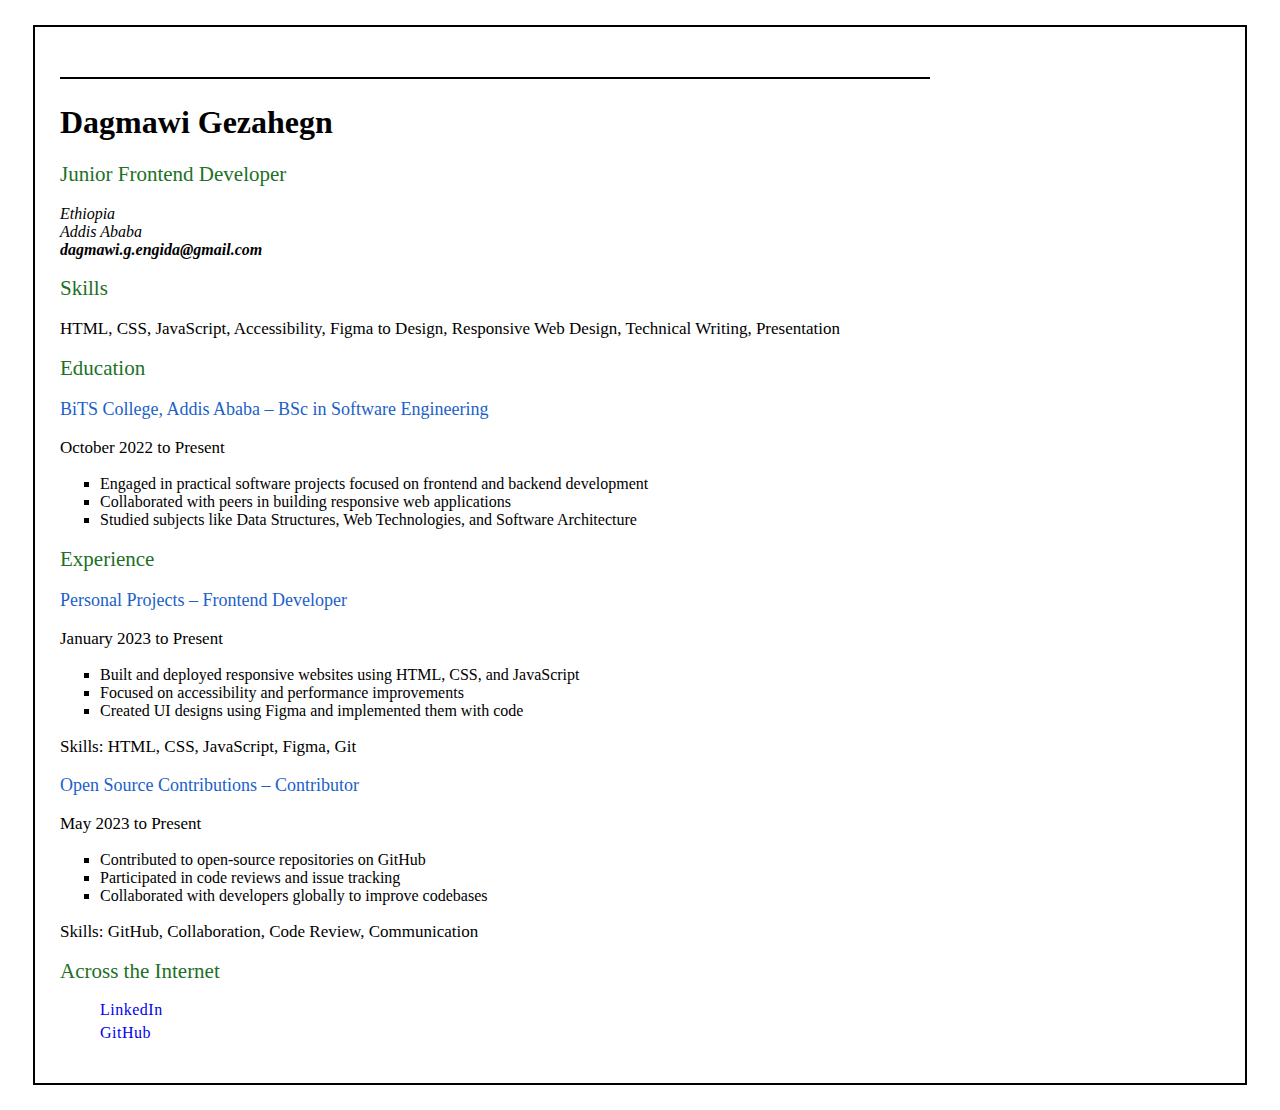
<file: Fronted Projects/01-single-page-cv/index.html>
<!DOCTYPE html>
<html lang="en">

<head>
  <meta charset="UTF-8">
  <meta name="viewport" content="width=device-width, initial-scale=1">
  <meta name="description" content="Resume of Dagmawi Gezahegn, Junior Frontend Developer from Addis Ababa, Ethiopia.">
  <meta name="keywords" content="Dagmawi Gezahegn, Frontend Developer, Resume, HTML, CSS, JavaScript, Ethiopia, Junior Developer">
  <meta name="author" content="Dagmawi Gezahegn">
  
  <!-- HTML Meta Tags -->
  <title>Dagmawi Gezahegn - Junior Frontend Developer</title>
  
  <!-- Open Graph / Facebook Meta Tags -->
  <meta property="og:type" content="website">
  <meta property="og:title" content="Dagmawi Gezahegn - Junior Frontend Developer">
  <meta property="og:description" content="Resume of Dagmawi Gezahegn, Junior Frontend Developer from Addis Ababa, Ethiopia.">
  <meta property="og:image" content="assets/images/og-image.jpg">
  
  <!-- Twitter Meta Tags -->
  <meta name="twitter:card" content="summary_large_image">
  <meta name="twitter:title" content="Dagmawi Gezahegn - Junior Frontend Developer">
  <meta name="twitter:description" content="Resume of Dagmawi Gezahegn, Junior Frontend Developer from Addis Ababa, Ethiopia.">
  <meta name="twitter:image" content="assets/images/og-image.jpg">
  
  <!-- Favicon and Manifest -->
  <link rel="icon" type="image/png" href="assets/favicon/favicon-96x96.png" sizes="96x96">
  <link rel="icon" type="image/svg+xml" href="assets/favicon/favicon.svg">
  <link rel="shortcut icon" href="assets/favicon/favicon.ico">
  <link rel="apple-touch-icon" sizes="180x180" href="assets/favicon/apple-touch-icon.png">
  <link rel="manifest" href="assets/favicon/site.webmanifest">
  
  <!-- Stylesheet -->
  <link rel="stylesheet" href="styles.css">
</head>

<body>
  <main>
    <hr>
    <header>
      <h1>Dagmawi Gezahegn</h1>
      <h2>Junior Frontend Developer</h2>
      <address>
        Ethiopia <br>
        Addis Ababa <br>
        <strong>dagmawi.g.engida@gmail.com</strong>
      </address>
    </header>

    <section>
      <h2 id="skills-heading">Skills</h2>
      <p>HTML, CSS, JavaScript, Accessibility, Figma to Design, Responsive Web Design, Technical Writing, Presentation
      </p>
    </section>

    <section>
      <h2 id="education-heading">Education</h2>
      <article>
        <h3>BiTS College, Addis Ababa – BSc in Software Engineering</h3>
        <p>October 2022 to Present</p>
        <ul>
          <li>Engaged in practical software projects focused on frontend and backend development</li>
          <li>Collaborated with peers in building responsive web applications</li>
          <li>Studied subjects like Data Structures, Web Technologies, and Software Architecture</li>
        </ul>
      </article>
    </section>

    <section>
      <h2 id="experience-heading">Experience</h2>
      <article>
        <h3>Personal Projects – Frontend Developer</h3>
        <p>January 2023 to Present</p>
        <ul>
          <li>Built and deployed responsive websites using HTML, CSS, and JavaScript</li>
          <li>Focused on accessibility and performance improvements</li>
          <li>Created UI designs using Figma and implemented them with code</li>
        </ul>
        <p>Skills: HTML, CSS, JavaScript, Figma, Git</p>
      </article>
      <article>
        <h3>Open Source Contributions – Contributor</h3>
        <p>May 2023 to Present</p>
        <ul>
          <li>Contributed to open-source repositories on GitHub</li>
          <li>Participated in code reviews and issue tracking</li>
          <li>Collaborated with developers globally to improve codebases</li>
        </ul>
        <p>Skills: GitHub, Collaboration, Code Review, Communication</p>
      </article>
    </section>

    <aside>
      <h2>Across the Internet</h2>
      <ul>
        <li><a href="https://linkedin.com/in/dagmawi-g-engida">LinkedIn</a></li>
        <li><a href="https://github.com/dagmawigezahegn">GitHub</a></li>
      </ul>
    </aside>
  </main>
</body>

</html>
</file>
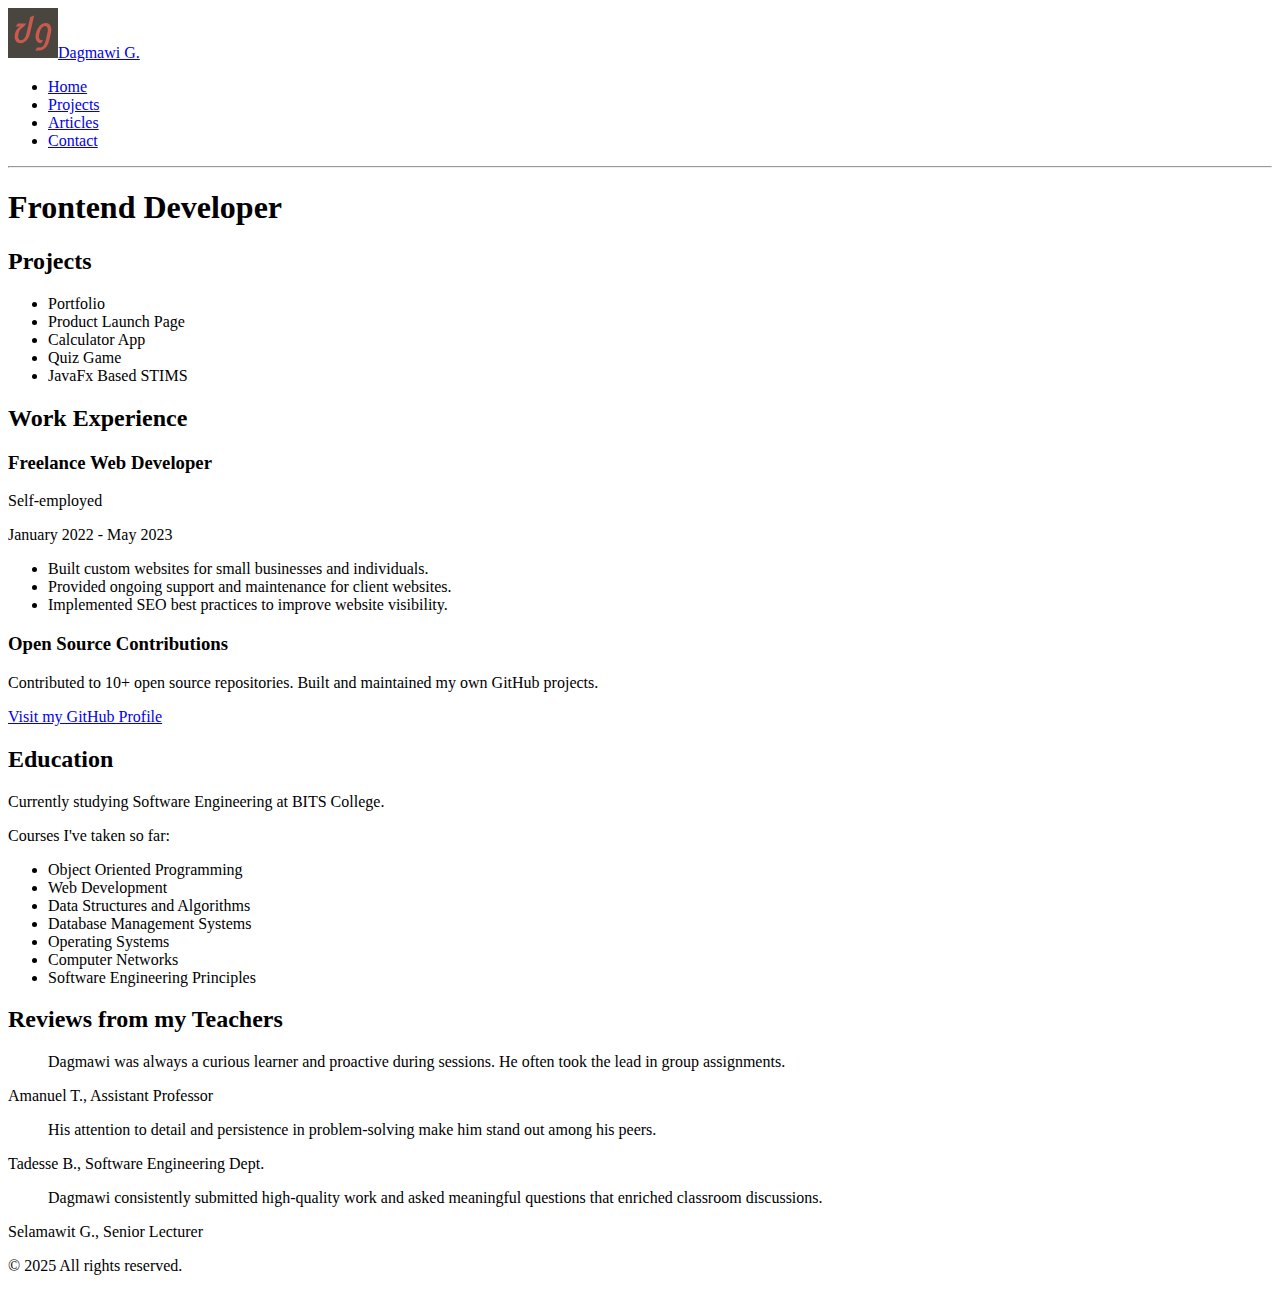
<file: Frontend Projects/02-basic-html-website/index.html>
<!DOCTYPE html>
<html lang="en">

<head>
  <!-- HTML Meta Tags -->
  <meta charset="UTF-8">
  <meta name="viewport" content="width=device-width, initial-scale=1">
  <meta name="description"
    content="Portfolio website of Dagmawi Gezahegn, showcasing projects, articles and contact information for a Frontend Developer.">
  <meta name="keywords"
    content="Dagmawi Gezahegn, Frontend Developer, Portfolio, HTML, CSS, JavaScript, Web Development">
  <meta name="author" content="Dagmawi Gezahegn">

  <title>Frontend Developer Portfolio</title>

  <!-- Open Graph / Facebook Meta Tags -->
  <meta property="og:type" content="website">
  <meta property="og:title" content="Dagmawi Gezahegn | Frontend Developer Portfolio">
  <meta property="og:description"
    content="Portfolio website showcasing projects, articles and contact information for Frontend Developer Dagmawi Gezahegn.">
  <meta property="og:image" content="assets/images/og-image.jpg">

  <!-- Twitter Meta Tags -->
  <meta name="twitter:card" content="summary_large_image">
  <meta name="twitter:title" content="Dagmawi Gezahegn | Frontend Developer Portfolio">
  <meta name="twitter:description"
    content="Portfolio website showcasing projects, articles and contact information for Frontend Developer Dagmawi Gezahegn.">
  <meta name="twitter:image" content="assets/images/og-image.jpg">

  <!-- Favicon and Manifest -->
  <link rel="icon" type="image/png" href="assets/favicon/favicon-96x96.png" sizes="96x96">
  <link rel="icon" type="image/svg+xml" href="assets/favicon/favicon.svg">
  <link rel="shortcut icon" href="assets/favicon/favicon.ico">
  <link rel="apple-touch-icon" sizes="180x180" href="assets/favicon/apple-touch-icon.png">
  <link rel="manifest" href="assets/favicon/site.webmanifest">
</head>

<body>
  <header class="site-header">
    <div class="header-content">
      <a href="index.html" class="logo-link">
        <img src="assets/images/logo.svg" alt="Logo" width="50" height="50">Dagmawi G.
      </a>
      <nav class="main-nav" aria-label="Main navigation">
        <ul class="nav-list">
          <li><a href="index.html" aria-current="page">Home</a></li>
          <li><a href="projects.html">Projects</a></li>
          <li><a href="articles.html">Articles</a></li>
          <li><a href="contact.html">Contact</a></li>
        </ul>
      </nav>
    </div>
  </header>
  <hr class="section-divider">

  <main id="main-content" class="main-content">

    <header class="hero-section">
      <h1 class="hero-title">Frontend Developer</h1>
    </header>

    <section aria-labelledby="projects-heading">
      <h2 id="projects-heading">Projects</h2>
      <ul class="projects-list">
        <li>Portfolio</li>
        <li>Product Launch Page</li>
        <li>Calculator App</li>
        <li>Quiz Game</li>
        <li>JavaFx Based STIMS</li>
      </ul>
    </section>

    <section aria-labelledby="experience-heading">

      <h2 id="experience-heading">Work Experience</h2>

      <article class="job">
        <header>
          <h3>Freelance Web Developer</h3>
          <p class="company">Self-employed</p>
          <p class="duration">January 2022 - May 2023</p>
        </header>
        <ul class="job-description">
          <li>Built custom websites for small businesses and individuals.</li>
          <li>Provided ongoing support and maintenance for client websites.</li>
          <li>Implemented SEO best practices to improve website visibility.</li>
        </ul>
      </article>

      <article class="job">
        <header>
          <h3>Open Source Contributions</h3>
        </header>
        <p>Contributed to 10+ open source repositories. Built and maintained my own GitHub projects.</p>
        <a href="https://github.com/dagmawigezahegn">Visit my GitHub Profile</a>
      </article>
    </section>

    <section aria-labelledby="education-heading">
      <h2 id="education-heading">Education</h2>
      <article class="education">
        <p>Currently studying Software Engineering at BITS College.</p>
        <p>Courses I've taken so far:</p>
        <ul class="courses-list">
          <li>Object Oriented Programming</li>
          <li>Web Development</li>
          <li>Data Structures and Algorithms</li>
          <li>Database Management Systems</li>
          <li>Operating Systems</li>
          <li>Computer Networks</li>
          <li>Software Engineering Principles</li>
        </ul>
      </article>
    </section>

    <aside aria-labelledby="reviews-heading">
      <h2 id="reviews-heading">Reviews from my Teachers</h2>

      <article class="review">
        <blockquote>
          <p>Dagmawi was always a curious learner and proactive during sessions. He often took the lead in group
            assignments.</p>
        </blockquote>
        <footer>
          <p>Amanuel T., Assistant Professor</p>
        </footer>
      </article>

      <article class="review">
        <blockquote>
          <p>His attention to detail and persistence in problem-solving make him stand out among his peers.</p>
        </blockquote>
        <footer>
          <p>Tadesse B., Software Engineering Dept.</p>
        </footer>
      </article>

      <article class="review">
        <blockquote>
          <p>Dagmawi consistently submitted high-quality work and asked meaningful questions that enriched classroom
            discussions.</p>
        </blockquote>
        <footer>
          <p>Selamawit G., Senior Lecturer</p>
        </footer>
      </article>
    </aside>
  </main>

  <footer class="site-footer">
    <p>&copy; <time datetime="2025">2025</time> All rights reserved.</p>
  </footer>
</body>

</html>
</file>
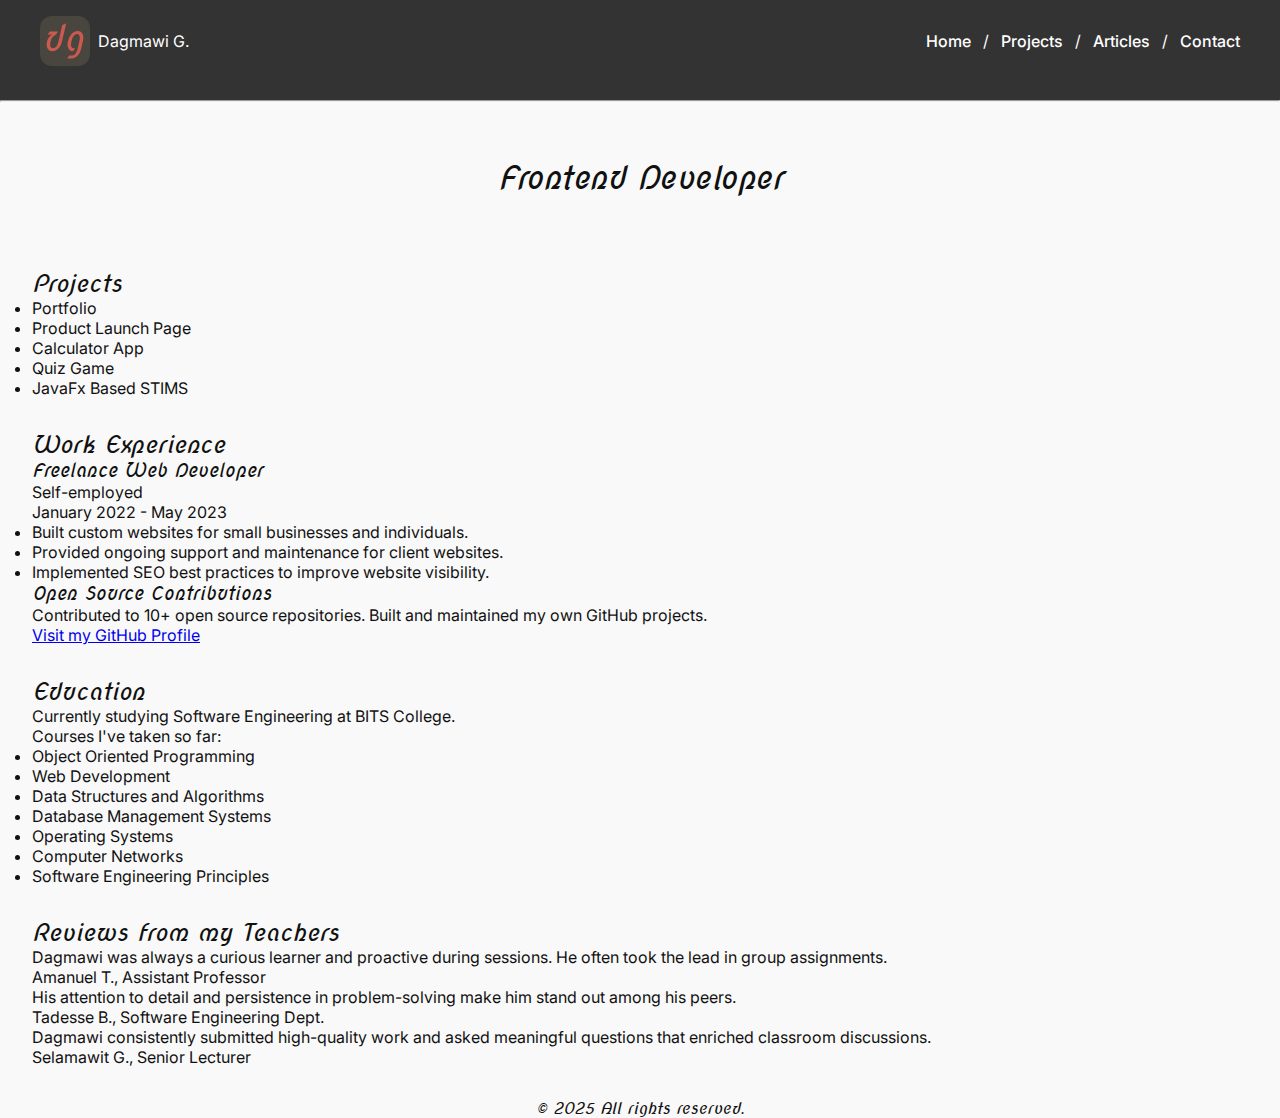
<file: Frontend Projects/03-personal-portfolio/index.html>
<!DOCTYPE html>
<html lang="en">

<head>
  <!-- HTML Meta Tags -->
  <meta charset="UTF-8">
  <meta name="viewport" content="width=device-width, initial-scale=1">
  <meta name="description" content="Portfolio website of Dagmawi Gezahegn, showcasing projects, articles and contact information for a Frontend Developer.">
  <meta name="keywords" content="Dagmawi Gezahegn, Frontend Developer, Portfolio, HTML, CSS, JavaScript, Web Development">
  <meta name="author" content="Dagmawi Gezahegn">
  
  <title>Frontend Developer Portfolio</title>
  
  <!-- Headings Font-->
  <link rel="preconnect" href="https://fonts.googleapis.com">
  <link rel="preconnect" href="https://fonts.gstatic.com" crossorigin>
  <link href="https://fonts.googleapis.com/css2?family=Nova+Script&display=swap" rel="stylesheet">
  
  <!-- Body Font-->
  <link rel="preconnect" href="https://fonts.googleapis.com">
  <link rel="preconnect" href="https://fonts.gstatic.com" crossorigin>
  <link href="https://fonts.googleapis.com/css2?family=Inter:ital,opsz,wght@0,14..32,100..900;1,14..32,100..900&display=swap" rel="stylesheet">
  
  <!-- Open Graph / Facebook Meta Tags -->
  <meta property="og:type" content="website">
  <meta property="og:title" content="Dagmawi Gezahegn | Frontend Developer Portfolio">
  <meta property="og:description" content="Portfolio website showcasing projects, articles and contact information for Frontend Developer Dagmawi Gezahegn.">
  <meta property="og:image" content="assets/images/og-image.jpg">
  
  <!-- Twitter Meta Tags -->
  <meta name="twitter:card" content="summary_large_image">
  <meta name="twitter:title" content="Dagmawi Gezahegn | Frontend Developer Portfolio">
  <meta name="twitter:description" content="Portfolio website showcasing projects, articles and contact information for Frontend Developer Dagmawi Gezahegn.">
  <meta name="twitter:image" content="assets/images/og-image.jpg">
  
  <!-- Favicon and Manifest -->
  <link rel="icon" type="image/png" href="assets/favicon/favicon-96x96.png" sizes="96x96">
  <link rel="icon" type="image/svg+xml" href="assets/favicon/favicon.svg">
  <link rel="shortcut icon" href="assets/favicon/favicon.ico">
  <link rel="apple-touch-icon" sizes="180x180" href="assets/favicon/apple-touch-icon.png">
  <link rel="manifest" href="assets/favicon/site.webmanifest">
  <link rel="stylesheet" href="styles.css">
</head>

<body>
  <header class="site-header">
    <div class="header-content">
      <a href="index.html" class="logo-link">
        <img src="assets/images/logo.svg" alt="Logo" width="50" height="50">Dagmawi G.
      </a>
      <nav class="main-nav" aria-label="Main navigation">
        <ul class="nav-list">
          <li><a href="index.html" aria-current="page">Home</a></li>
          <li><a href="projects.html">Projects</a></li>
          <li><a href="articles.html">Articles</a></li>
          <li><a href="contact.html">Contact</a></li>
        </ul>
      </nav>
    </div>
  </header>
  
  <hr class="section-divider">
  
  <main id="main-content" class="main-content">
    
    <header class="hero-section">
      <h1 class="hero-title">Frontend Developer</h1>
    </header>
    
    <section aria-labelledby="projects-heading">
      <h2 id="projects-heading">Projects</h2>
      <ul class="projects-list">
        <li>Portfolio</li>
        <li>Product Launch Page</li>
        <li>Calculator App</li>
        <li>Quiz Game</li>
        <li>JavaFx Based STIMS</li>
      </ul>
    </section>
    
    <section aria-labelledby="experience-heading">
      
      <h2 id="experience-heading">Work Experience</h2>
      
      <article class="job">
        <header>
          <h3>Freelance Web Developer</h3>
          <p class="company">Self-employed</p>
          <p class="duration">January 2022 - May 2023</p>
        </header>
        <ul class="job-description">
          <li>Built custom websites for small businesses and individuals.</li>
          <li>Provided ongoing support and maintenance for client websites.</li>
          <li>Implemented SEO best practices to improve website visibility.</li>
        </ul>
      </article>
      
      <article class="job">
        <header>
          <h3>Open Source Contributions</h3>
        </header>
        <p>Contributed to 10+ open source repositories. Built and maintained my own GitHub projects.</p>
        <a href="https://github.com/dagmawigezahegn">Visit my GitHub Profile</a>
      </article>
    </section>
    
    <section aria-labelledby="education-heading">
      <h2 id="education-heading">Education</h2>
      <article class="education">
        <p>Currently studying Software Engineering at BITS College.</p>
        <p>Courses I've taken so far:</p>
        <ul class="courses-list">
          <li>Object Oriented Programming</li>
          <li>Web Development</li>
          <li>Data Structures and Algorithms</li>
          <li>Database Management Systems</li>
          <li>Operating Systems</li>
          <li>Computer Networks</li>
          <li>Software Engineering Principles</li>
        </ul>
      </article>
    </section>
    
    <aside aria-labelledby="reviews-heading">
      <h2 id="reviews-heading">Reviews from my Teachers</h2>
      
      <article class="review">
        <blockquote>
          <p>Dagmawi was always a curious learner and proactive during sessions. He often took the lead in group
            assignments.</p>
        </blockquote>
        <footer>
          <p>Amanuel T., Assistant Professor</p>
        </footer>
      </article>
      
      <article class="review">
        <blockquote>
          <p>His attention to detail and persistence in problem-solving make him stand out among his peers.</p>
        </blockquote>
        <footer>
          <p>Tadesse B., Software Engineering Dept.</p>
        </footer>
      </article>
      
      <article class="review">
        <blockquote>
          <p>Dagmawi consistently submitted high-quality work and asked meaningful questions that enriched classroom
            discussions.</p>
        </blockquote>
        <footer>
          <p>Selamawit G., Senior Lecturer</p>
        </footer>
      </article>
    </aside>
  </main>
  
  <footer class="site-footer">
    <p>&copy; <time datetime="2025">2025</time> All rights reserved.</p>
  </footer>
</body>

</html>
</file>
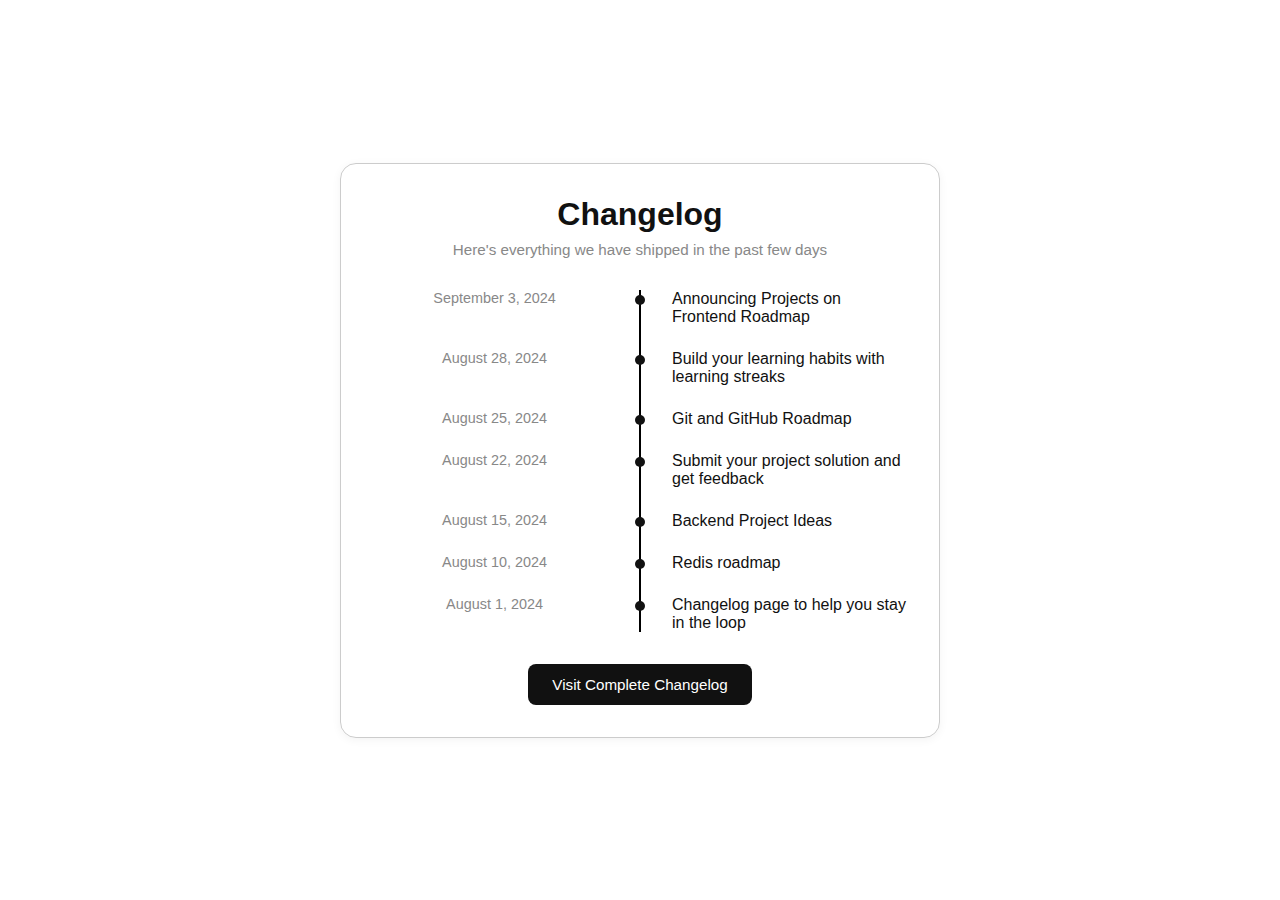
<file: Frontend Projects/04-changelog-component/index.html>
<!DOCTYPE html>

<html lang="en">

<head>
  <meta charset="UTF-8">
  <meta name="viewport" content="width=device-width, initial-scale=1.0">
  <title>Changelog</title>
  <link rel="stylesheet" href="styles.css">
</head>

<body>
  <section class="changelog-container">
    <header class="changelog-header">
      <h1>Changelog</h1>
      <p>Here's everything we have shipped in the past few days</p>
    </header>
    <div class="timeline">
      <ul class="timeline-list">
        <li class="timeline-item">
          <span class="date">September 3, 2024</span>
          <span class="dot"></span>
          <span class="content">Announcing Projects on Frontend Roadmap</span>
        </li>
        <li class="timeline-item">
          <span class="date">August 28, 2024</span>
          <span class="dot"></span>
          <span class="content">Build your learning habits with learning streaks</span>
        </li>
        <li class="timeline-item">
          <span class="date">August 25, 2024</span>
          <span class="dot"></span>
          <span class="content">Git and GitHub Roadmap</span>
        </li>
        <li class="timeline-item">
          <span class="date">August 22, 2024</span>
          <span class="dot"></span>
          <span class="content">Submit your project solution and get feedback</span>
        </li>
        <li class="timeline-item">
          <span class="date">August 15, 2024</span>
          <span class="dot"></span>
          <span class="content">Backend Project Ideas</span>
        </li>
        <li class="timeline-item">
          <span class="date">August 10, 2024</span>
          <span class="dot"></span>
          <span class="content">Redis roadmap</span>
        </li>
        <li class="timeline-item">
          <span class="date">August 1, 2024</span>
          <span class="dot"></span>
          <span class="content">Changelog page to help you stay in the loop</span>
        </li>
      </ul>
    </div>
    
    <div class="changelog-footer">
      <button class="changelog-button">Visit Complete Changelog</button>
    </div>
    
  </section>
</body>

</html>
</file>
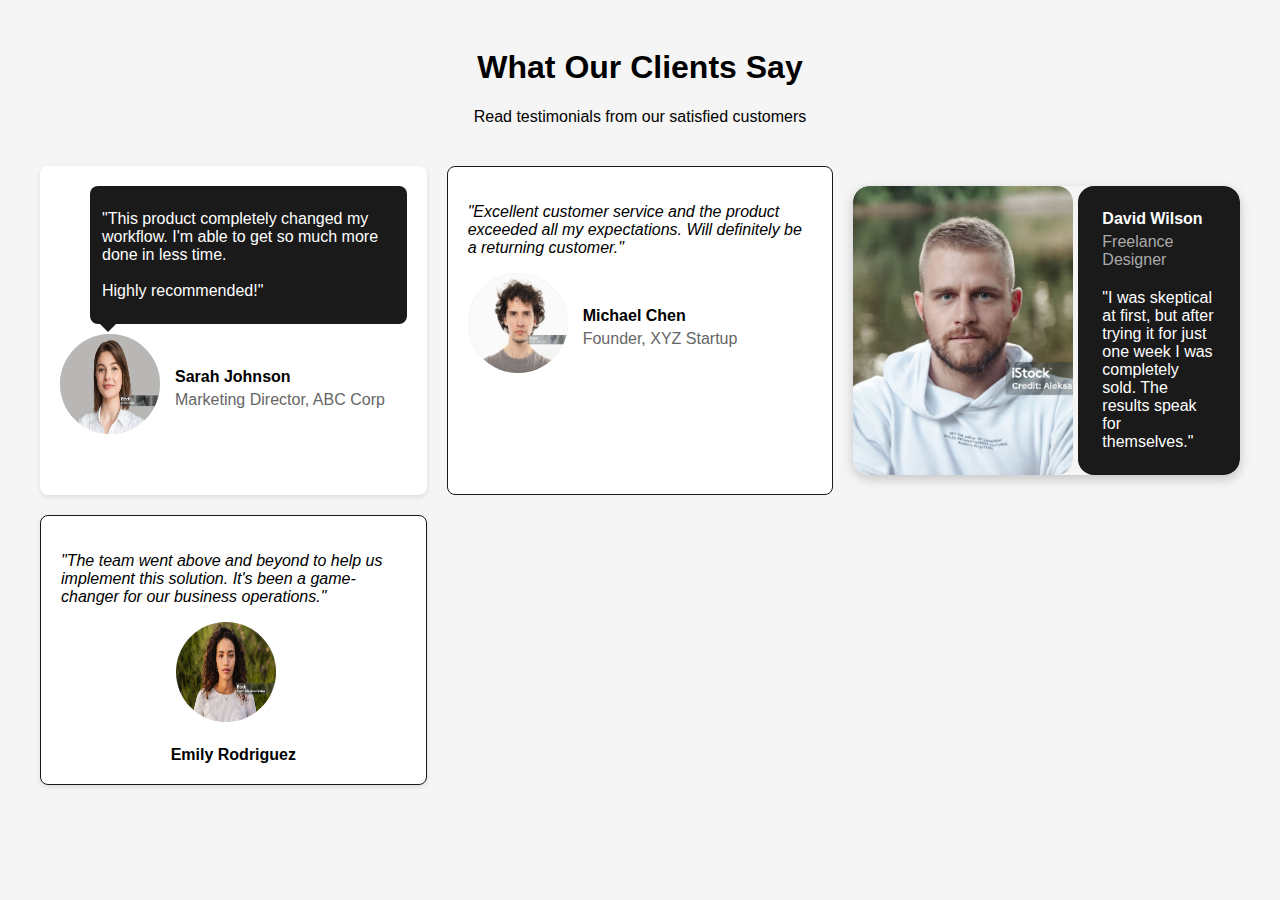
<file: Frontend Projects/05-testimonial-cards/index.html>
<!DOCTYPE html>
<html lang="en">
  <head>
    <meta charset="UTF-8" />
    <meta name="viewport" content="width=device-width, initial-scale=1.0" />
    <title>Testimonials Cards Layout</title>
    <link rel="stylesheet" href="styles.css" />
  </head>

  <body>
    <div class="testimonials-container">
      <header class="testimonials-header">
        <h1>What Our Clients Say</h1>
        <p>Read testimonials from our satisfied customers</p>
      </header>

      <div class="testimonials-grid">
        <!-- Testimonial Card 1 -->
        <div class="testimonial-card-1">
          <div class="speech-bubble">
            <p>
              "This product completely changed my workflow. I'm able to get so
              much more done in less time.
              <br />
              <br />Highly recommended!"
            </p>
          </div>

          <div class="testimonial-author-1">
            <div class="author-image-1"><img src="images/female.jpg" /></div>
            <div class="author-info-1">
              <h4>Sarah Johnson</h4>
              <p>Marketing Director, ABC Corp</p>
            </div>
          </div>
        </div>

        <!-- Testimonial Card 2 -->
        <div class="testimonial-card-2">
          <div class="testimonial-content-2">
            <p>
              "Excellent customer service and the product exceeded all my
              expectations. Will definitely be a returning customer."
            </p>
          </div>
          <div class="testimonial-author-2">
            <div class="author-image-2"><img src="images/male.jpg" /></div>
            <div class="author-info-2">
              <h4>Michael Chen</h4>
              <p>Founder, XYZ Startup</p>
            </div>
          </div>
        </div>

        <!-- Testimonial Card 3 -->
        <div class="testimonial-card-3">
          <div class="author-image-3">
            <img src="images/male-1.jpg" alt="Author Image" />
          </div>
          <div class="testimonial-3">
            <div class="author-info-3">
              <h4>David Wilson</h4>
              <p>Freelance Designer</p>
            </div>
            <div class="testimonial-content-3">
              <p>
                "I was skeptical at first, but after trying it for just one week
                I was completely sold. The results speak for themselves."
              </p>
            </div>
          </div>
        </div>

        <!-- Testimonial Card 4 -->
        <div class="testimonial-card-4">
          <div class="testimonial-content-4">
            <p>
              "The team went above and beyond to help us implement this
              solution. It's been a game-changer for our business operations."
            </p>
          </div>
          <div class="testimonial-author-4">
            <div class="author-image-4"><img src="images/female-1.jpg" /></div>
            <div class="author-info-4">
              <h4>Emily Rodriguez</h4>
            </div>
          </div>
        </div>
      </div>
    </div>
  </body>
</html>
</file>
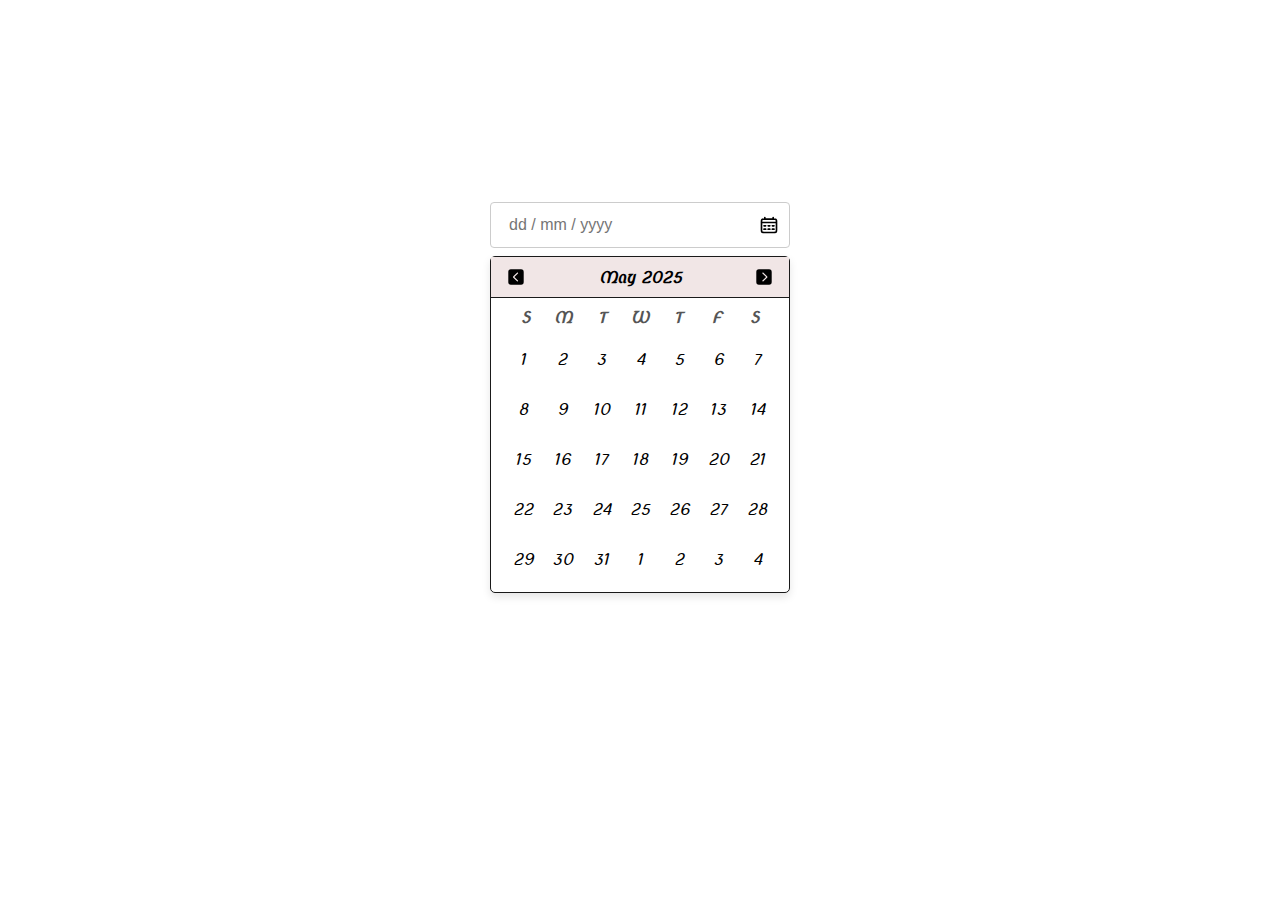
<file: Frontend Projects/06-datepicker-UI/index.html>
<!DOCTYPE html>
<html lang="en">
  <head>
    <meta charset="UTF-8" />
    <meta name="viewport" content="width=device-width, initial-scale=1.0" />
    <title>Datepicker UI</title>
    <link rel="preconnect" href="https://fonts.googleapis.com" />
    <link rel="preconnect" href="https://fonts.gstatic.com" crossorigin />
    <link
      href="https://fonts.googleapis.com/css2?family=Nova+Script&family=Roboto:ital,wght@0,100..900;1,100..900&display=swap"
      rel="stylesheet"
    />
    <link rel="stylesheet" href="styles.css" />
  </head>

  <body>
    <div class="datepicker">
      <div class="datepicker-input">
        <input type="text" placeholder="dd / mm / yyyy" />
        <button class="datepicker-icon">
          <img src="../../assets/images/calendar.svg" alt="Calendar Icon" />
        </button>
      </div>

      <div class="calendar">
        <div class="calendar-header">
          <button class="preview">
            <img
              src="../../assets/images\chevron-left-square.svg"
              alt="left arrow"
            />
          </button>
          <span class="month-year">May 2025</span>
          <button class="next">
            <img
              src="../../assets/images\chevron-right-square.svg"
              alt="right arrow"
            />
          </button>
        </div>
        <div class="calendar-body">
          <div class="day-names">
            <span>S</span>
            <span>M</span>
            <span>T</span>
            <span>W</span>
            <span>T</span>
            <span>F</span>
            <span>S</span>
          </div>
          <div class="days">
            <span>1</span><span>2</span><span>3</span><span>4</span
            ><span>5</span><span>6</span><span>7</span> <span>8</span
            ><span>9</span><span>10</span><span>11</span><span>12</span
            ><span>13</span><span>14</span> <span>15</span><span>16</span
            ><span>17</span><span>18</span><span>19</span><span>20</span
            ><span>21</span> <span>22</span><span>23</span><span>24</span
            ><span>25</span><span>26</span><span>27</span><span>28</span>
            <span>29</span><span>30</span><span>31</span><span>1</span
            ><span>2</span><span>3</span><span>4</span>
          </div>
        </div>
      </div>
    </div>
  </body>
</html>
</file>
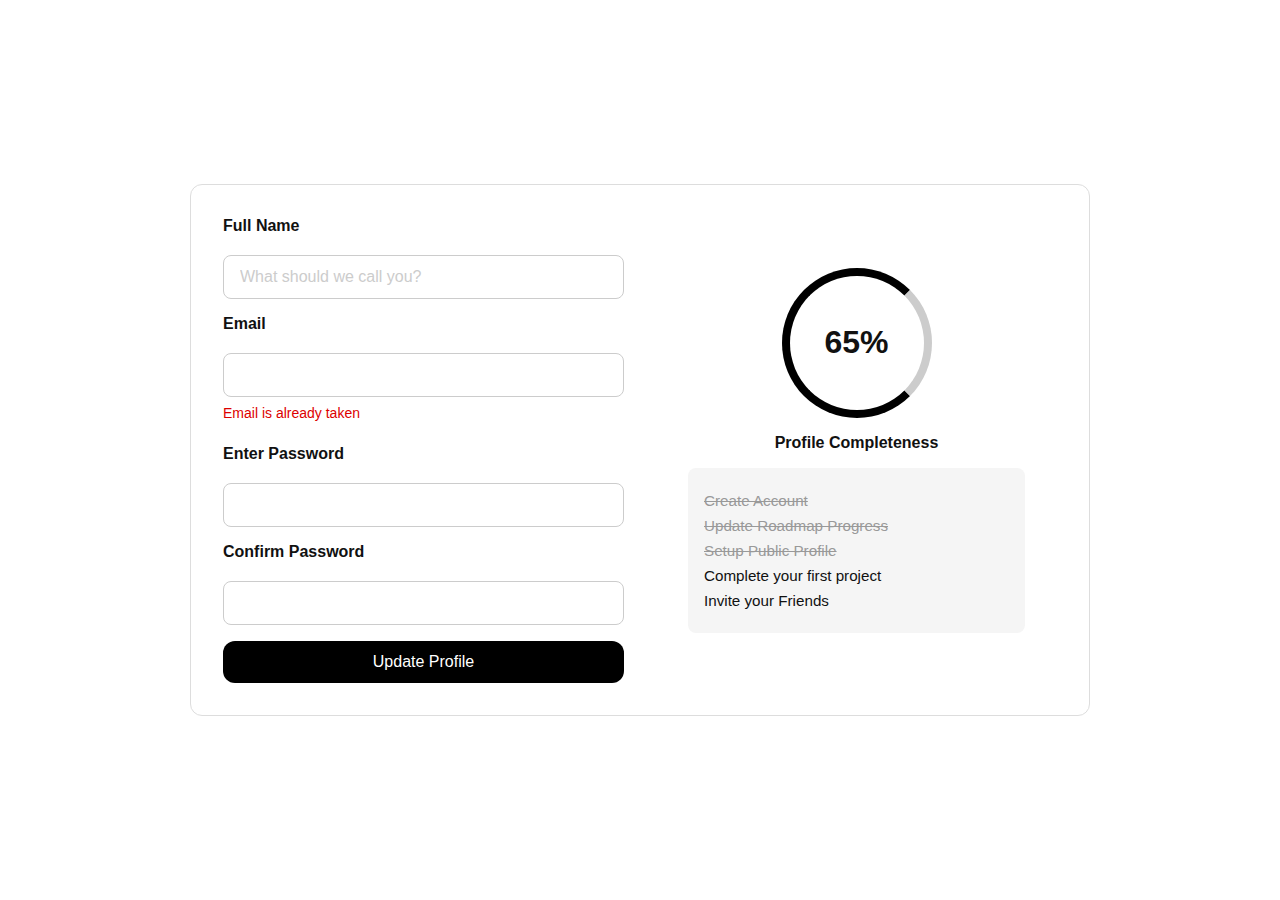
<file: Frontend Projects/07-accessible-form-UI/index.html>
<!DOCTYPE html>
<html lang="en">

<head>
  <meta charset="UTF-8">
  <meta name="viewport" content="width=device-width, initial-scale=1">
  <title>Accessible Form UI</title>
  <link rel="stylesheet" href="styles.css">
</head>

<body>
  <div class="container">
    <div class="form-container">
      <form aria-label="Profile Update Form">
        <label for="name">Full Name</label>
        <input id="name" type="text" aria-label="Full Name" placeholder="What should we call you?">
        
        <label for="email">Email</label>
        <input id="email" type="email" aria-label="Email Address">
        <p class="error-message" aria-live="polite">Email is already taken</p>
        
        <label for="enter-pass">Enter Password</label>
        <div class="password-field">
          <input id="enter-pass" type="password" aria-label="Enter Password">
          <button type="button" aria-label="Show password" class="toggle-password">
            ️
          </button>
        </div>
        
        <label for="confirm-pass">Confirm Password</label>
        <div class="password-field">
          <input id="confirm-pass" type="password" aria-label="Confirm Password">
          <button type="button" aria-label="Show password" class="toggle-password">
            ️
          </button>
        </div>
        
        <button type="submit" aria-label="Update Profile">Update Profile</button>
      </form>
    </div>
    
    <div class="profile-container" aria-label="Profile Completeness Section">
      <div class="profile-completeness">
        <div class="progress-circle" aria-label="Profile completeness: 65%">65%</div>
        <p>Profile Completeness</p>
        <ul>
          <li><s>Create Account</s></li>
          <li><s>Update Roadmap Progress</s></li>
          <li><s>Setup Public Profile</s></li>
          <li>Complete your first project</li>
          <li>Invite your Friends</li>
        </ul>
      </div>
    </div>
  </div>
</body>

</html>
</file>
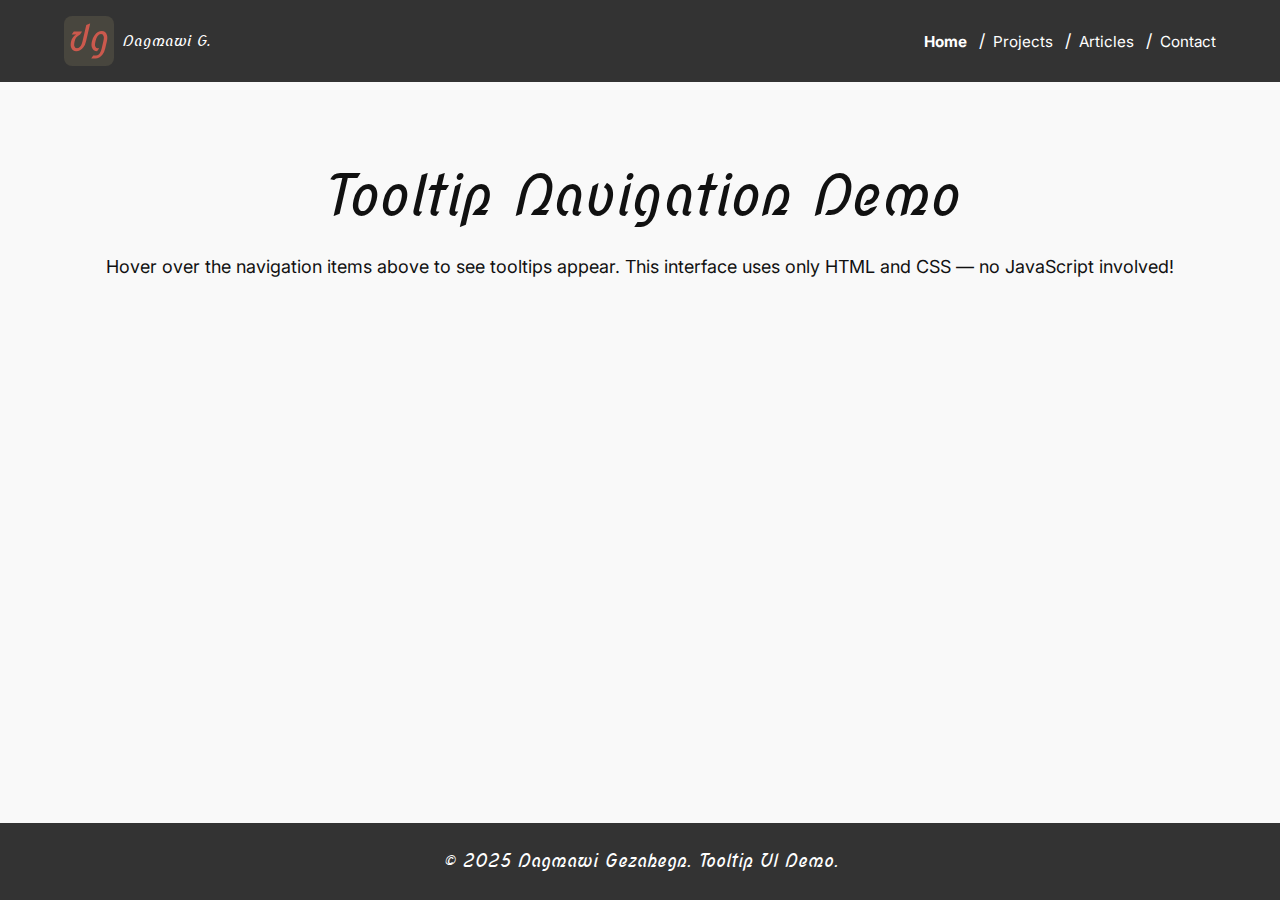
<file: Frontend Projects/09-tooltip-UI/index.html>
<!DOCTYPE html>
<html lang="en">

<head>
  <!-- HTML Meta Tags -->
  <meta charset="UTF-8" />
  <meta name="viewport" content="width=device-width, initial-scale=1" />
  <meta name="description"
    content="Portfolio website of Dagmawi Gezahegn, showcasing projects, articles and contact information for a Frontend Developer." />
  <meta name="keywords"
    content="Dagmawi Gezahegn, Frontend Developer, Portfolio, HTML, CSS, JavaScript, Web Development" />
  <meta name="author" content="Dagmawi Gezahegn" />

  <title>Tooltip UI</title>

  <!-- Headings Font-->
  <link rel="preconnect" href="https://fonts.googleapis.com" />
  <link rel="preconnect" href="https://fonts.gstatic.com" crossorigin />
  <link href="https://fonts.googleapis.com/css2?family=Nova+Script&display=swap" rel="stylesheet" />

  <!-- Body Font-->
  <link rel="preconnect" href="https://fonts.googleapis.com" />
  <link rel="preconnect" href="https://fonts.gstatic.com" crossorigin />
  <link
    href="https://fonts.googleapis.com/css2?family=Inter:ital,opsz,wght@0,14..32,100..900;1,14..32,100..900&display=swap"
    rel="stylesheet" />

  <!-- Open Graph / Facebook Meta Tags -->
  <meta property="og:type" content="website" />
  <meta property="og:title" content="Dagmawi Gezahegn | Frontend Developer Portfolio" />
  <meta property="og:description"
    content="Portfolio website showcasing projects, articles and contact information for Frontend Developer Dagmawi Gezahegn." />
  <meta property="og:image" content="../03-personal-portfolio/assets/images/og-image.jpg" />

  <!-- Twitter Meta Tags -->
  <meta name="twitter:card" content="summary_large_image" />
  <meta name="twitter:title" content="Dagmawi Gezahegn | Frontend Developer Portfolio" />
  <meta name="twitter:description"
    content="Portfolio website showcasing projects, articles and contact information for Frontend Developer Dagmawi Gezahegn." />
  <meta name="twitter:image" content="../03-personal-portfolio/assets/images/og-image.jpg" />

  <!-- Favicon and Manifest -->
  <link rel="icon" type="image/png" href="../03-personal-portfolio/assets/favicon/favicon-96x96.png" sizes="96x96" />
  <link rel="icon" type="image/svg+xml" href="../03-personal-portfolio/assets/favicon/favicon.svg" />
  <link rel="shortcut icon" href="../03-personal-portfolio/assets/favicon/favicon.ico" />
  <link rel="apple-touch-icon" sizes="180x180" href="../03-personal-portfolio/assets/favicon/apple-touch-icon.png" />
  <link rel="manifest" href="../03-personal-portfolio/assets/favicon/site.webmanifest" />
  <link rel="stylesheet" href="styles.css" />
</head>

<body>
  <header class="site-header">
    <div class="header-content">
      <a href="index.html" class="logo-link">
        <img src="../03-personal-portfolio/assets/images/logo.svg" alt="Logo" width="50" height="50" />Dagmawi G.
      </a>
      <nav class="main-nav" aria-label="Main navigation">
        <ul class="nav-list">
          <li class="nav-item">
            <a href="index.html" aria-current="page">
              Home
              <span class="tooltip">Go to homepage</span>
            </a>
          </li>
          <li class="nav-item">
            <a href="../03-personal-portfolio/projects.html">
              Projects
              <span class="tooltip">See my projects</span>
            </a>
          </li>
          <li class="nav-item">
            <a href="../03-personal-portfolio/articles.html">
              Articles
              <span class="tooltip">Read my blog</span>
            </a>
          </li>
          <li class="nav-item">
            <a href="../03-personal-portfolio/contact.html">
              Contact
              <span class="tooltip">Contact me</span>
            </a>
          </li>
        </ul>
      </nav>
    </div>
  </header>
  <main class="main-content">
    <header class="hero-section">
      <h1 class="hero-title">Tooltip Navigation Demo</h1>
      <p>
        Hover over the navigation items above to see tooltips appear. This
        interface uses only HTML and CSS — no JavaScript involved!
      </p>
    </header>
  </main>

  <footer class="site-footer">
    &copy; 2025 Dagmawi Gezahegn. Tooltip UI Demo.
  </footer>
</body>

</html>
</file>
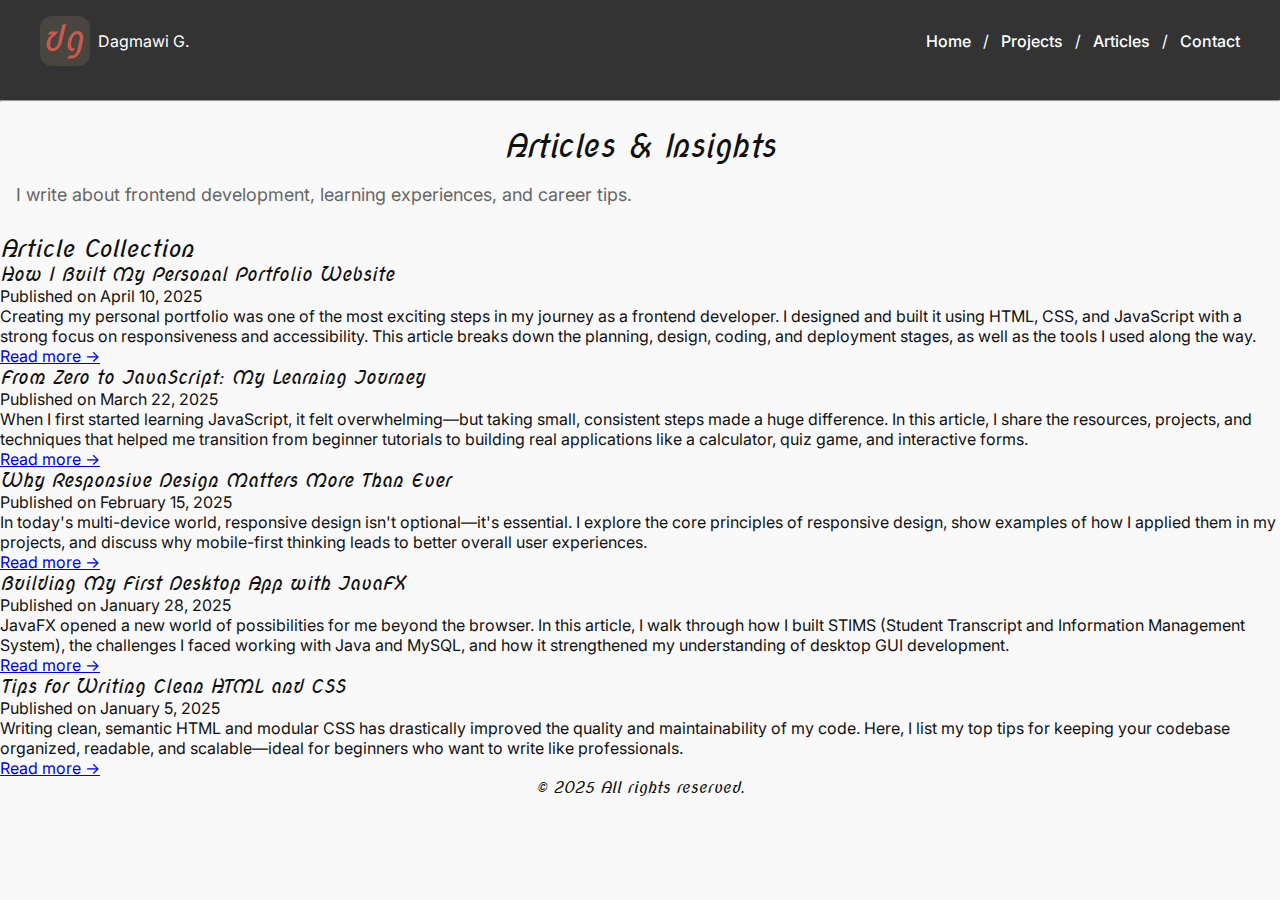
<file: Frontend Projects/03-personal-portfolio/articles.html>
<!DOCTYPE html>
<html lang="en">

<head>
  <!-- HTML Meta Tags -->
  <meta charset="UTF-8">
  <meta name="viewport" content="width=device-width, initial-scale=1">
  <meta name="description"
    content="Articles by Dagmawi Gezahegn about frontend development, learning experiences, and career tips.">
  <meta name="keywords" content="Dagmawi Gezahegn, frontend development, web development articles, programming blog">
  <meta name="author" content="Dagmawi Gezahegn">

  <title>Articles | Dagmawi Gezahegn - Frontend Developer</title>
    <!-- Headings Font-->
  <link rel="preconnect" href="https://fonts.googleapis.com">
  <link rel="preconnect" href="https://fonts.gstatic.com" crossorigin>
  <link href="https://fonts.googleapis.com/css2?family=Nova+Script&display=swap" rel="stylesheet">
  
  <!-- Body Font-->
  <link rel="preconnect" href="https://fonts.googleapis.com">
  <link rel="preconnect" href="https://fonts.gstatic.com" crossorigin>
  <link href="https://fonts.googleapis.com/css2?family=Inter:ital,opsz,wght@0,14..32,100..900;1,14..32,100..900&display=swap" rel="stylesheet">
  
  <!-- Open Graph / Facebook Meta Tags -->
  <meta property="og:type" content="website">
  <meta property="og:title" content="Articles | Dagmawi Gezahegn - Frontend Developer">
  <meta property="og:description"
    content="Read articles about frontend development, learning experiences, and career tips by Dagmawi Gezahegn.">
  <meta property="og:image" content="assets/images/og-image.jpg">

  <!-- Twitter Meta Tags -->
  <meta name="twitter:card" content="summary_large_image">
  <meta name="twitter:title" content="Articles | Dagmawi Gezahegn - Frontend Developer">
  <meta name="twitter:description"
    content="Read articles about frontend development, learning experiences, and career tips by Dagmawi Gezahegn.">
  <meta name="twitter:image" content="assets/images/og-image.jpg">

  <!-- Favicon and Manifest -->
  <link rel="icon" type="image/png" href="assets/favicon/favicon-96x96.png" sizes="96x96">
  <link rel="icon" type="image/svg+xml" href="assets/favicon/favicon.svg">
  <link rel="shortcut icon" href="assets/favicon/favicon.ico">
  <link rel="apple-touch-icon" sizes="180x180" href="assets/favicon/apple-touch-icon.png">
  <link rel="manifest" href="assets/favicon/site.webmanifest">
  <link rel="stylesheet" href="styles.css">
</head>

<body>
  <header class="site-header">
    <div class="header-content">
      <a href="index.html" class="logo-link">
        <img src="assets/images/logo.svg" alt="Logo">Dagmawi G.
      </a>
      <nav class="main-nav" aria-label="Main navigation">
        <ul class="nav-list">
          <li><a href="index.html" aria-current="page">Home</a></li>
          <li><a href="projects.html">Projects</a></li>
          <li><a href="articles.html">Articles</a></li>
          <li><a href="contact.html">Contact</a></li>
        </ul>
      </nav>
    </div>
  </header>
  <hr class="section-divider">


  <main id="main-content">
    <header class="hero-section">
      <h1 class="hero-title">Articles & Insights</h1>
      <p>I write about frontend development, learning experiences, and career tips.</p>
    </header>

    <section aria-labelledby="articles-heading">
      <h2 id="articles-heading" class="visually-hidden">Article Collection</h2>

      <article class="article-post">
        <header>
          <h3>How I Built My Personal Portfolio Website</h3>
          <p><time datetime="2025-04-10">Published on April 10, 2025</time></p>
        </header>
        <p>Creating my personal portfolio was one of the most exciting steps in my journey as a frontend developer.
          I designed and built it using HTML, CSS, and JavaScript with a strong focus on responsiveness and
          accessibility.
          This article breaks down the planning, design, coding, and deployment stages, as well as the tools I used
          along the way.
        </p>
        <a href="#" aria-label="Read more about building my portfolio">Read more →</a>
      </article>

      <article class="article-post">
        <header>
          <h3>From Zero to JavaScript: My Learning Journey</h3>
          <p><time datetime="2025-03-22">Published on March 22, 2025</time></p>
        </header>
        <p>When I first started learning JavaScript, it felt overwhelming—but taking small, consistent steps made a huge
          difference.
          In this article, I share the resources, projects, and techniques that helped me transition from beginner
          tutorials
          to building real applications like a calculator, quiz game, and interactive forms.
        </p>
        <a href="#" aria-label="Read more about my JavaScript learning journey">Read more →</a>
      </article>

      <article class="article-post">
        <header>
          <h3>Why Responsive Design Matters More Than Ever</h3>
          <p><time datetime="2025-02-15">Published on February 15, 2025</time></p>
        </header>
        <p>In today's multi-device world, responsive design isn't optional—it's essential. I explore the core principles
          of responsive design, show examples of how I applied them in my projects, and discuss why mobile-first
          thinking
          leads to better overall user experiences.
        </p>
        <a href="#" aria-label="Read more about responsive design importance">Read more →</a>
      </article>

      <article class="article-post">
        <header>
          <h3>Building My First Desktop App with JavaFX</h3>
          <p><time datetime="2025-01-28">Published on January 28, 2025</time></p>
        </header>
        <p>JavaFX opened a new world of possibilities for me beyond the browser. In this article, I walk through how I
          built
          STIMS (Student Transcript and Information Management System), the challenges I faced working with Java and
          MySQL,
          and how it strengthened my understanding of desktop GUI development.
        </p>
        <a href="#" aria-label="Read more about building a JavaFX desktop app">Read more →</a>
      </article>

      <article class="article-post">
        <header>
          <h3>Tips for Writing Clean HTML and CSS</h3>
          <p><time datetime="2025-01-05">Published on January 5, 2025</time></p>
        </header>
        <p>Writing clean, semantic HTML and modular CSS has drastically improved the quality and maintainability of my
          code.
          Here, I list my top tips for keeping your codebase organized, readable, and scalable—ideal for beginners who
          want
          to write like professionals.
        </p>
        <a href="#" aria-label="Read more about clean HTML and CSS tips">Read more →</a>
      </article>
    </section>
  </main>

  <footer class="site-footer">
    <p>&copy; <time datetime="2025">2025</time> All rights reserved.</p>
  </footer>
</body>

</html>
</file>
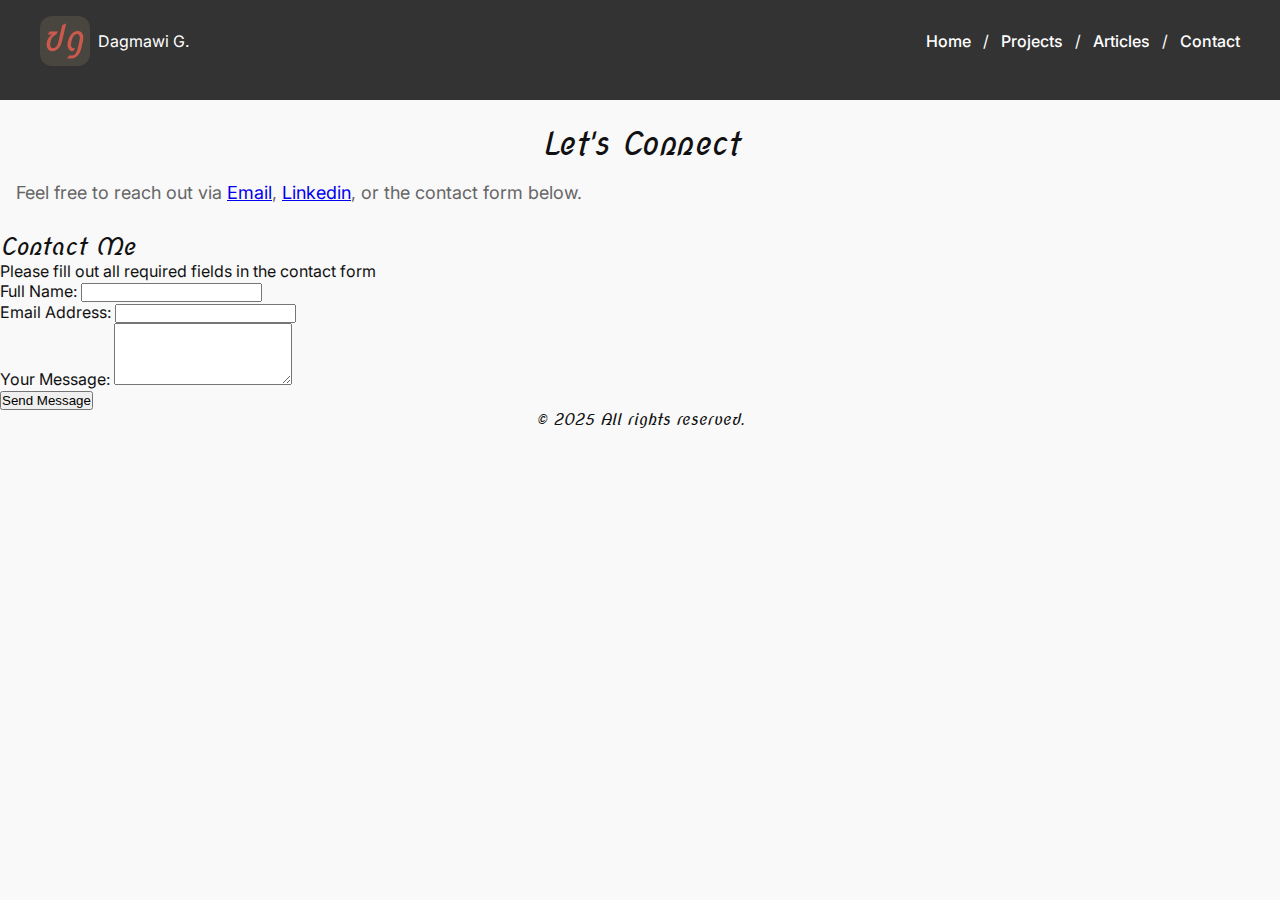
<file: Frontend Projects/03-personal-portfolio/contact.html>
<!DOCTYPE html>
<html lang="en">

<head>
  <!-- HTML Meta Tags -->
  <meta charset="UTF-8">
  <meta name="viewport" content="width=device-width, initial-scale=1">
  <meta name="description" content="Contact Dagmawi Gezahegn, Frontend Developer. Reach out via email, LinkedIn, or contact form.">
  <meta name="keywords" content="Dagmawi Gezahegn, contact, Frontend Developer, web development, portfolio">
  <meta name="author" content="Dagmawi Gezahegn">
  
  <title>Contact Dagmawi Gezahegn | Frontend Developer</title>
  <!-- Headings Font-->
  <link rel="preconnect" href="https://fonts.googleapis.com">
  <link rel="preconnect" href="https://fonts.gstatic.com" crossorigin>
  <link href="https://fonts.googleapis.com/css2?family=Nova+Script&display=swap" rel="stylesheet">
  
  <!-- Body Font-->
  <link rel="preconnect" href="https://fonts.googleapis.com">
  <link rel="preconnect" href="https://fonts.gstatic.com" crossorigin>
  <link href="https://fonts.googleapis.com/css2?family=Inter:ital,opsz,wght@0,14..32,100..900;1,14..32,100..900&display=swap" rel="stylesheet">
  
  <!-- Open Graph / Facebook Meta Tags -->
  <meta property="og:type" content="website">
  <meta property="og:title" content="Contact Dagmawi Gezahegn | Frontend Developer">
  <meta property="og:description" content="Reach out to Dagmawi Gezahegn via email, LinkedIn, or contact form.">
  <meta property="og:image" content="assets/images/og-image.jpg">
  
  <!-- Twitter Meta Tags -->
  <meta name="twitter:card" content="summary_large_image">
  <meta name="twitter:title" content="Contact Dagmawi Gezahegn | Frontend Developer">
  <meta name="twitter:description" content="Reach out to Dagmawi Gezahegn via email, LinkedIn, or contact form.">
  <meta name="twitter:image" content="assets/images/og-image.jpg">
  
  <!-- Favicon and Manifest -->
  <link rel="icon" type="image/png" href="assets/favicon/favicon-96x96.png" sizes="96x96">
  <link rel="icon" type="image/svg+xml" href="assets/favicon/favicon.svg">
  <link rel="shortcut icon" href="assets/favicon/favicon.ico">
  <link rel="apple-touch-icon" sizes="180x180" href="assets/favicon/apple-touch-icon.png">
  <link rel="manifest" href="assets/favicon/site.webmanifest">
  <link rel="stylesheet" href="styles.css">
</head>

<body>
  <header class="site-header">
    <div class="header-content">
      <a href="index.html" class="logo-link">
        <img src="assets/images/logo.svg" alt="Logo">Dagmawi G.
      </a>
      <nav class="main-nav" aria-label="Main navigation">
        <ul class="nav-list">
          <li><a href="index.html" aria-current="page">Home</a></li>
          <li><a href="projects.html">Projects</a></li>
          <li><a href="articles.html">Articles</a></li>
          <li><a href="contact.html">Contact</a></li>
        </ul>
      </nav>
    </div>
  </header>
  
  <main id="main-content" class="contact-main">
    <header class="hero-section">
      <h1 class="hero-title">Let's Connect</h1>
      <p>Feel free to reach out via <a href="mailto:dagmawi.g.engida@gmail.com">Email</a>, <a href="https://linkedin.com/in/dagmawi-g-engida">Linkedin</a>, or the contact form below.</p>
    </header>
    
    <section class="contact-section" aria-labelledby="contact-heading">
      <h2 id="contact-heading">Contact Me</h2>
      
      <div class="contact-container">
        <form class="contact-form" id="contact-form" aria-describedby="form-instructions">
          <p id="form-instructions" class="visually-hidden">Please fill out all required fields in the contact form</p>
          
          <div class="form-group">
            <label for="name">Full Name: <span class="required"></span></label>
            <input type="text" id="name" name="name" required aria-required="true">
          </div>
          
          <div class="form-group">
            <label for="email">Email Address: <span class="required"></span></label>
            <input type="email" id="email" name="email" required aria-required="true">
          </div>
          
          <div class="form-group">
            <label for="message">Your Message: <span class="required"></span></label>
            <textarea id="message" name="message" rows="4" required aria-required="true"></textarea>
          </div>
          
          <button type="submit" class="submit-btn">Send Message</button>
        </form>
        
        
      </div>
    </section>
  </main>
  <footer class="site-footer">
    <p>&copy; <time datetime="2025">2025</time> All rights reserved.</p>
  </footer>
</body>

</html>
</file>
<file: Fronted Projects/01-single-page-cv/styles.css>
main {
  margin: 25px;
  border: 2px solid #000;
  padding: 25px;
}

hr {
  border: 0;
  height: 2px;
  background: #000;
  margin: 25px 0;
  margin-right: 25%;
}

h2 {
  color: #217026;
  font-size: 21px;
  font-weight: 400;
}

h3 {
  color: #2061c9;
  font-size: 18px;
  font-weight: 400;
}

li {
  list-style: square;
}

a {
  text-decoration: none;
}

p {
  font-size: 17px;
}

aside li {
  list-style: none;
  letter-spacing: .5px;
  margin-bottom: 5px;
}
</file>
<file: Frontend Projects/04-changelog-component/styles.css>
* {
  box-sizing: border-box;
  margin: 0;
  padding: 0;
}

body {
  font-family: "Inter", sans-serif;
  background-color: #fff;
  color: #111;
  display: flex;
  justify-content: center;
  align-items: center;
  padding: 2rem;
  min-height: 100vh;
}

.changelog-container {
  max-width: 600px;
  width: 100%;
  border: 1px solid #ccc;
  border-radius: 1rem;
  padding: 2rem;
  text-align: center;
  box-shadow: 0 2px 10px rgba(0, 0, 0, 0.05);
}

.changelog-header h1 {
  font-size: 2rem;
  margin-bottom: 0.5rem;
}

.changelog-header p {
  color: #888;
  font-size: 0.95rem;
  margin-bottom: 2rem;
}

.timeline {
  position: relative;
  margin-bottom: 2rem;
}

.timeline::before {
  content: '';
  position: absolute;
  top: 0;
  bottom: 0;
  left: 50%;
  transform: translateX(-1px);
  width: 2px;
  background-color: #000000;
}

.timeline-list {
  list-style: none;
}

.timeline-item {
  position: relative;
  display: flex;
  padding-bottom: 1.5rem;
  text-align: left;
}

.timeline-item:last-child {
  padding-bottom: 0;
}

.timeline-item .date {
  color: #888888;
  font-size: 0.9rem;
  width: 50%;
  text-align: center;
  padding-right: 1.5rem;
  flex-shrink: 0;
}

.timeline-item .dot {
  position: absolute;
  left: 50%;
  transform: translateX(-5px);
  top: 5px;
  width: 10px;
  height: 10px;
  background-color: #111;
  border-radius: 50%;
  z-index: 2;
}

.timeline-item .content {
  font-size: 1rem;
  font-weight: 500;
  color: #111;
  width: 50%;
  padding-left: 2rem;
}

.changelog-footer {
  margin-top: 2rem;
}

.changelog-button {
  background-color: #111;
  color: white;
  border: none;
  padding: 0.75rem 1.5rem;
  border-radius: 0.5rem;
  font-size: 0.95rem;
  cursor: pointer;
  transition: background-color 0.2s ease;
}

.changelog-button:hover {
  background-color: #000;
}

/* Responsive adjustments */
@media (max-width: 768px) {
  .changelog-container {
    width: 95%;
    padding: 2rem 1.5rem;
    margin: 1rem;
  }

  .changelog-header h1 {
    font-size: 1.8rem;
  }

  .changelog-header p {
    font-size: 0.95rem;
    margin-bottom: 2rem;
  }

  .timeline::before {
    left: 90px;
  }

  .timeline-item .date {
    width: 90px;
    font-size: 0.85rem;
    padding-right: 1rem;
  }

  .timeline-item .dot {
    left: 90px;
  }

  .timeline-item .content {
    width: calc(100% - 90px);
    font-size: 0.9rem;
    padding-left: 1rem;
    white-space: normal;
  }

  .changelog-button {
    padding: 0.8rem 1.5rem;
    font-size: 1rem;
  }
}
</file>
<file: Frontend Projects/05-testimonial-cards/styles.css>
body {
  font-family: Arial, sans-serif;
  padding: 20px;
  background-color: #f5f5f5;
}

/* Testimonials Container */
.testimonials-container {
  max-width: 1200px;
  margin: 0 auto;
}

.testimonials-header {
  text-align: center;
  margin-bottom: 40px;
}

.testimonials-grid {
  display: grid;
  grid-template-columns: repeat(auto-fill, minmax(300px, 1fr));
  gap: 20px;
}

/* Testimonial Card-1 Style */
.testimonial-card-1 {
  background: white;
  border-radius: 8px;
  padding: 20px;
  box-shadow: 0 2px 5px rgba(0, 0, 0, 0.1);
}

.testimonial-content-1 {
  margin-bottom: 15px;
  font-style: italic;
}

.speech-bubble {
  position: relative;
  background: #1a1a1a;
  color: white;
  padding: 8px 12px;
  margin-left: 30px;
  margin-bottom: 10px;
  border-radius: 8px;
  max-width: 300px;
}

.speech-bubble:after {
  content: "";
  position: absolute;
  bottom: -8px;
  left: 10px;
  width: 0;
  height: 0;
  border-left: 8px solid transparent;
  border-right: 8px solid transparent;
  border-top: 8px solid #1a1a1a;
}

.testimonial-author-1 {
  display: flex;
  align-items: center;
}

.author-image-1 img {
  width: 100px;
  height: 100px;
  border-radius: 50%;
  margin-right: 15px;
  background-color: #ddd;
}

.author-info-1 h4 {
  margin: 5px 0 0;
}

.author-info-1 p {
  margin: 5px 0 0;
  color: #666;
}

/* Testimonial Card-2 Style */
.testimonial-card-2 {
  background: white;
  border-radius: 8px;
  padding: 20px;
  border: 1px solid #1a1a1a;
}

.testimonial-content-2 {
  margin-bottom: 15px;
  font-style: italic;
}

.testimonial-author-2 {
  display: flex;
  align-items: center;
}

.author-image-2 img {
  width: 100px;
  height: 100px;
  border-radius: 50%;
  margin-right: 15px;
  background-color: #ddd;
}

.author-info-2 h4 {
  margin: 5px 0 0;
}

.author-info-2 p {
  margin: 5px 0 0;
  color: #666;
}

/* Testimonial Card-3 Style */
.testimonial-card-3 {
  display: flex;
  align-items: stretch;
  max-width: 800px;
  border-radius: 16px;
  overflow: hidden;
  box-shadow: 0 4px 12px rgba(0, 0, 0, 0.2);
  margin: 20px auto;
  gap: 5px;
}

.author-image-3 {
  flex: 0 0 220px;
}

.author-image-3 img {
  width: 100%;
  height: 100%;
  object-fit: cover;
  display: block;
  border-radius: 16px;
}

.testimonial-3 {
  flex: 1;
  background: #1a1a1a;
  color: white;
  padding: 24px;
  display: flex;
  flex-direction: column;
  justify-content: center;
  border-radius: 16px;
}

.author-info-3 h4 {
  margin: 0;
}

.author-info-3 p {
  margin: 5px 0 20px;
  color: #aaa;
}

.testimonial-content-3 p {
  margin: 0;
}

/* Testimonial Card-4 Style */
.testimonial-card-4 {
  background: white;
  border-radius: 8px;
  padding: 20px;
  box-shadow: 0 2px 5px rgba(0, 0, 0, 0.1);
  border: 1px solid #1a1a1a;
}

.testimonial-content-4 {
  margin-bottom: 15px;
  font-style: italic;
}

.testimonial-author-4 {
  display: flex;
  flex-direction: column;
  align-items: center;
  gap: 20px;
}

.author-image-4 img {
  width: 100px;
  height: 100px;
  border-radius: 50%;
  margin-right: 15px;
  background-color: #ddd;
}

.author-info-4 h4 {
  margin: 0;
}

/* --------------------------------------- */
/* RESPONSIVE STYLES FOR ALL TESTIMONIALS */
/* --------------------------------------- */
@media (max-width: 768px) {
  /* Grid gap smaller on small screens */
  .testimonials-grid {
    gap: 15px;
  }

  .testimonial-author-1 {
    flex-direction: column;
    align-items: center;
    text-align: center;
  }

  .author-image-1 img {
    margin: 0 0 10px;
  }

  .speech-bubble {
    margin-left: 0;
    margin-right: 0;
    margin-bottom: 10px;
    max-width: 100%;
    text-align: center;
    position: relative;
  }

  .speech-bubble:after {
    display: none;
  }

  /* Card 2 responsive adjustments */
  .testimonial-author-2 {
    flex-direction: column;
    align-items: center;
    text-align: center;
  }

  .author-image-2 img {
    margin: 0 0 10px;
  }

  /* Card 3 responsive adjustments (already had this) */
  .testimonial-card-3 {
    flex-direction: column;
  }

  .author-image-3 {
    flex: 0 0 auto;
  }

  .author-image-3 img {
    width: 100%;
    height: auto;
  }

  /* Card 4 responsive adjustments */
  .testimonial-author-4 {
    gap: 10px;
  }

  .author-image-4 img {
    margin: 0;
  }
}
</file>
<file: Frontend Projects/06-datepicker-UI/styles.css>
* {
    box-sizing: border-box;
    margin: 0;
    padding: 0;
}

body {
    font-family: "Nova Script", sans-serif;
    display: flex;
    justify-content: center;
    align-items: center;
    height: 50vh;
}

.datepicker {
    position: relative;
    display: inline-block;
    width: 300px;
    margin: 20px;
    font-size: 16px;
}

.datepicker-input {
    display: flex;
    align-items: center;
    border: 1px solid #ccc;
    border-radius: 4px;
    width: 100%;
    padding: 5px 10px;
}

.datepicker-input input {
    border: none;
    outline: none;
    flex-grow: 1;
    padding: 8px;
    font-size: 1rem;
    background-color: transparent;
}

.datepicker-input button {
    background: none;
    border: none;
    cursor: pointer;
    display: flex;
    align-items: center;
    padding: 0;
}

.datepicker-input button img {
    width: 20px;
    height: 20px;
}

.calendar {
    position: absolute;
    top: 100%;
    left: 0;
    margin-top: 8px;
    width: 100%;
    max-width: 350px;
    background-color: #fff;
    border: 1px solid #1a1a1a;
    border-radius: 5px;
    box-shadow: 0 4px 8px rgba(0, 0, 0, 0.1);
    z-index: 10;
}

.calendar-header {
    display: flex;
    justify-content: space-between;
    align-items: center;
    padding: 10px 15px;
    background-color: #f1e6e6;
    border-bottom: 1px solid #1a1a1a;
}

.calendar-header button {
    background: none;
    border: none;
    cursor: pointer;
    padding: 0;
    display: flex;
    align-items: center;
}

.calendar-header button img {
    width: 20px;
    height: 20px;
}

.month-year {
    font-weight: bold;
}

.calendar-body {
    padding: 10px 15px;
}

.day-names {
    display: grid;
    grid-template-columns: repeat(7, 1fr);
    text-align: center;
    margin-bottom: 10px;
}

.day-names span {
    font-weight: bold;
    color: #555;
}

.days {
    display: grid;
    grid-template-columns: repeat(7, 1fr);
    gap: 5px;
}

.days span {
    width: 100%;
    line-height: 45px;
    text-align: center;
    cursor: pointer;
    border-radius: 20%;
}

.days span:hover {
    background-color: #eee;
}
</file>
<file: Frontend Projects/09-tooltip-UI/styles.css>
/* ====== CSS Variables ====== */
:root {
  /* Colors */
  --color-primary: #333;
  --color-secondary: #555;
  --color-accent: #0066cc;
  --color-light: #f9f9f9;
  --color-dark: #111;
  --color-muted: #666;
  --color-border: rgba(0, 0, 0, 0.1);

  /* Typography */
  --font-base: "Inter", -apple-system, BlinkMacSystemFont, sans-serif;
  --font-heading: "Nova Script", system-ui, sans-serif;
  --font-size-base: clamp(1rem, 0.95rem + 0.25vw, 1.125rem);
  --font-size-sm: clamp(0.875rem, 0.85rem + 0.125vw, 1rem);
  --font-size-lg: clamp(1.25rem, 1.15rem + 0.5vw, 1.5rem);
  --font-size-xl: clamp(1.5rem, 1.25rem + 1.25vw, 2.5rem);
  --line-height: 1.6;

  /* Spacing */
  --space-xs: 0.5rem;
  --space-sm: 1rem;
  --space-md: 1.5rem;
  --space-lg: 2rem;
  --space-xl: 3rem;

  /* Borders */
  --border-radius: 0.5rem;
  --border-width: 1px;

  /* Layout */
  --max-width: 1200px;
  --content-width: min(90%, var(--max-width));
}

/* ====== RESET ====== */
*,
*::before,
*::after {
  margin: 0;
  padding: 0;
  box-sizing: border-box;
}

/* ====== Base Styles ====== */
html {
  scroll-behavior: smooth;
}

body {
  font-family: var(--font-base);
  font-size: var(--font-size-base);
  line-height: var(--line-height);
  color: var(--color-dark);
  background-color: var(--color-light);
  display: flex;
  flex-direction: column;
  min-height: 100vh;
}

h1,
h2,
h3,
h4 {
  font-family: var(--font-heading);
  font-weight: 400;
  line-height: 1.2;
  margin-bottom: var(--space-sm);
}

h1 {
  font-size: var(--font-size-xl);
}

a {
  color: var(--color-accent);
  font-size: var(--font-size-sm);
  text-decoration: none;
  transition: color 0.2s ease;
}

a:hover,
a:focus {
  color: var(--color-primary);
  text-decoration: underline;
}

img {
  max-width: 100%;
  height: auto;
  display: block;
}

/* ====== Layout Components ====== */
.site-header {
  background-color: var(--color-primary);
  color: white;
  padding: var(--space-sm) 0;
  position: sticky;
  top: 0;
  z-index: 100;
}

.header-content {
  display: flex;
  justify-content: space-between;
  align-items: center;
  width: var(--content-width);
  margin: 0 auto;
}

.logo-link {
  display: flex;
  align-items: center;
  gap: var(--space-xs);
  color: white;
  font-family: var(--font-heading);
}

.logo-link:hover,
.logo-link:focus {
  color: var(--color-muted);
  text-decoration: none;
}

.logo-link img {
  border-radius: var(--border-radius);
  width: 50px;
  height: 50px;
}

.main-content {
  flex: 1;
  width: var(--content-width);
  margin: var(--space-lg) auto;
  display: grid;
  gap: var(--space-xl);
}

.site-footer {
  background-color: var(--color-primary);
  color: white;
  padding: var(--space-md) 0;
  font-family: var(--font-heading);
  text-align: center;
}

/* ====== Navigation ====== */
.nav-list {
  list-style: none;
  display: flex;
  gap: var(--space-sm);
  align-items: center;
}

.nav-list a {
  color: white;
  padding: var(--space-xs) 0;
  position: relative;
}

.nav-list a:hover,
.nav-list a:focus {
  text-decoration: none;
}

.nav-list a::after {
  content: "";
  position: absolute;
  bottom: 0;
  left: 0;
  width: 0;
  height: 2px;
  background-color: white;
  transition: width 0.3s ease;
}

.nav-list a:hover::after,
.nav-list a:focus::after {
  width: 100%;
}

.nav-list li:not(:last-child)::after {
  content: "/";
  display: inline-block;
  margin-left: 0.5rem;
  margin-right: -0.5rem;
}

.nav-list [aria-current="page"] {
  font-weight: bold;
}

/* ====== Tooltip Styles ====== */
.nav-item {
  position: relative;
}

.tooltip {
  position: absolute;
  bottom: 80%;
  left: 50%;
  transform: translateX(-50%) scale(0.9);
  background-color: rgba(0, 0, 0, 0.9);
  color: #fff;
  padding: 8px 12px;
  border-radius: var(--border-radius);
  font-size: var(--font-size-sm);
  white-space: nowrap;
  opacity: 0;
  pointer-events: none;
  transition: all 0.2s cubic-bezier(0.18, 0.89, 0.32, 1.28);
  z-index: 1000;
  box-shadow: 0 4px 6px rgba(0, 0, 0, 0.1);
  width: max-content;
  max-width: 200px;
  text-align: center;
  line-height: 1.4;
  font-family: var(--font-base);
  font-weight: 500;
}

.tooltip::after {
  content: "";
  position: absolute;
  top: 100%;
  left: 50%;
  transform: translateX(-50%);
  border-width: 6px;
  border-style: solid;
  border-color: rgba(0, 0, 0, 0.9) transparent transparent transparent;
}

.nav-item:hover .tooltip,
.nav-item:focus-within .tooltip {
  opacity: 1;
  transform: translateX(-50%) scale(1);
}

/* ====== Hero Section ====== */
.hero-section {
  text-align: center;
  padding: var(--space-xl) 0;
}

.hero-title {
  font-size: clamp(2rem, 1.5rem + 2.5vw, 3.5rem);
  margin-bottom: var(--space-md);
  letter-spacing: -0.5px;
}

/* ========================================
   Media Queries
======================================== */
@media (max-width: 768px) {
  .header-content {
    gap: var(--space-sm);
  }

  .nav-list {
    flex-wrap: wrap;
    justify-content: center;
  }

  .tooltip {
    bottom: 80%;
    left: 50%;
    transform: translateX(-50%) scale(0.9);
  }

  .tooltip::after {
    top: 100%;
    left: 50%;
    transform: translateX(-50%);
    border-color: rgba(0, 0, 0, 0.9) transparent transparent transparent;
  }

  .nav-item:hover .tooltip,
  .nav-item:focus-within .tooltip {
    transform: translateX(-50%) scale(1);
  }

  .hero-section {
    padding: var(--space-lg) 0;
  }
}

@media (max-width: 480px) {
  .logo-link {
    flex-direction: column;
    text-align: center;
  }

  .nav-list {
    flex-direction: column;
    gap: var(--space-xs);
  }

  .nav-list li:not(:last-child)::after {
    content: none;
  }

  .tooltip {
    bottom: 80%;
    max-width: 150px;
    white-space: normal;
    left: 50%;
    transform: translateX(-50%) scale(0.9);
  }

  .tooltip::after {
    top: 100%;
    left: 50%;
    transform: translateX(-50%);
  }

  .main-content {
    width: 95%;
    margin: var(--space-md) auto;
    gap: var(--space-lg);
  }

  .hero-title {
    font-size: clamp(1.75rem, 1.5rem + 1.25vw, 2rem);
  }
}
</file>
<file: Frontend Projects/03-personal-portfolio/styles.css>
/* ====== RESET ====== */
* {
  margin: 0;
  padding: 0;
  box-sizing: border-box;
}


/* ====== Typography ====== */
body {
  font-family: "Inter", sans-serif;
  font-optical-sizing: auto;
  font-weight: 400;
  font-style: normal;
  background-color: #f9f9f9;
  color: #111;
}

h1,
h2,
h3 {
  font-family: "Nova Script", system-ui;
  font-weight: 400;
  font-style: normal;
}

.site-footer {
  font-family: "Nova Script", system-ui;
  font-weight: 400;
  font-style: normal;
}


/* ====== Header ====== */
.site-header {
  background-color: #333;
  color: white;
  padding: 1rem 1.5rem;
  min-height: 100px;
}

.header-content {
  display: flex;
  justify-content: space-between;
  align-items: center;
  max-width: 1200px;
  margin: 0 auto;
}

.logo-link {
  display: flex;
  align-items: center;
  text-decoration: none;
  color: #fff;
  gap: 0.5rem;
}

.logo-link img {
  border-radius: 12px;
  width: 50px;
  height: 50px;
}

.main-nav {
  display: flex;
}

.nav-list {
  list-style: none;
  display: flex;
  gap: 1.5rem;
}

.nav-list li:not(:last-child)::after {
  content: "/";
  display: inline-block;
  margin-left: 0.75rem;
  margin-right: -0.75rem;
}

.nav-list a {
  text-decoration: none;
  color: #fff;
  font-weight: 500;
  transition: color 0.3s ease;
}







/* ====== Main Content ====== */
.main-content {
  display: grid;
  grid-template-rows: auto auto auto;
  gap: 2rem;
  padding: 2rem;
}













/* ====== Hero Section ====== */
.hero-section {
  padding: 1.5rem 1rem;
  text-align: center;
  margin: 0;
}

.hero-title {
  font-size: 2rem;
  margin-bottom: 1rem;
  letter-spacing: -0.5px;
}

.hero-section p {
  font-size: 1.125rem;
  color: #666;
  margin: 0 auto;
  line-height: 1.6;
  text-align: left;
}






/* ====== Three Columns ====== */
.three-columns {
  display: grid;
  grid-template-columns: repeat(3, 1fr);
  gap: 2rem;
}











/* ====== Reviews Section ====== */
.reviews {
  display: grid;
  grid-template-columns: repeat(3, 1fr);
  gap: 2rem;
  margin: 1rem;
}







/* ====== Footer ====== */
.site-footer {
  text-align: center;
}



/* ====== Media Query ====== */
@media (max-width: 600px) {
  .site-header {
    min-height: 50px;
  }
  
  .header-content {
    flex-direction: column;
  }
  
  .logo-link {
    flex-direction: column;
  }
  
  .main-nav {
    margin-top: 1rem;
  }
  
  .hero-title {
    font-size: 2rem;
  }
  
  .hero-section p {
    font-size: 1rem;
    padding: 0 1rem;
  }
  
  
  
  
  
  
  
  
  
  
  
  
  
}
</file>
<file: Frontend Projects/07-accessible-form-UI/styles.css>
/* Reset and base styles */
* {
  margin: 0;
  padding: 0;
  box-sizing: border-box;
}

body {
  font-family: "Inter", sans-serif;
  background-color: #fff;
  color: #111;
  padding: 2rem;
  display: flex;
  justify-content: center;
  align-items: center;
  min-height: 100vh;
}

/* Main container layout */
.container {
  display: grid;
  grid-template-columns: 1fr 1fr;
  gap: 2rem;
  max-width: 900px;
  width: 100%;
  border: 1px solid #ddd;
  border-radius: 12px;
  padding: 2rem;
}

/* Form container */
.form-container {
  display: flex;
  flex-direction: column;
}

form {
  display: flex;
  flex-direction: column;
  gap: 1rem;
}

label {
  font-weight: 600;
  margin-bottom: 0.25rem;
}

input[type="text"],
input[type="email"],
input[type="password"] {
  padding: 0.75rem 1rem;
  border-radius: 8px;
  border: 1px solid #ccc;
  font-size: 1rem;
  width: 100%;
}

input::placeholder {
  color: #ccc;
  font-weight: 400;
}

/* Error state for email */
#error-email {
  border: 2px solid red;
}

.error-message {
  color: #d00;
  font-size: 0.875rem;
  margin-top: -0.5rem;
  margin-bottom: 0.5rem;
}

/* Password field with eye icon */
.password-field {
  display: flex;
  align-items: center;
  position: relative;
}

.password-field input {
  flex: 1;
}

.toggle-password {
  position: absolute;
  right: 1rem;
  background: none;
  border: none;
  cursor: pointer;
  font-size: 1rem;
}

.toggle-password img {
  width: 25px;
  height: 25px;
}

.toggle-password:hover {
  opacity: 0.8;
}

/* Submit button */
button[type="submit"] {
  background-color: #000;
  color: #fff;
  padding: 0.75rem 1.5rem;
  border: none;
  border-radius: 12px;
  font-size: 1rem;
  cursor: pointer;
  transition: background 0.3s;
}

button[type="submit"]:hover {
  background-color: #111;
}

/* Profile Completeness */
.profile-container {
  display: flex;
  flex-direction: column;
  align-items: center;
  justify-content: center;
}

.profile-completeness {
  padding: 2rem;
  border-radius: 12px;
  width: 100%;
  text-align: center;
}

.progress-circle {
  width: 150px;
  height: 150px;
  border-radius: 50%;
  border: 8px solid #ccc;
  border-top-color: #000;
  border-left-color: #000;
  border-bottom-color: #000;
  display: flex;
  align-items: center;
  justify-content: center;
  font-family: "Nova Script", sans-serif;
  font-weight: bold;
  font-size: 2rem;
  margin: 0 auto 1rem;
}

.profile-completeness p {
  font-weight: bold;
  margin-bottom: 1rem;
}

.profile-completeness ul {
  list-style: none;
  text-align: left;
  padding-left: 0;
  background-color: #f5f5f5;
  border-radius: 8px;
  padding: 1rem;
}

.profile-completeness li {
  margin: 0.5rem 0;
  font-size: 0.95rem;
}

.profile-completeness li s {
  color: #999;
}

/* Media query for 600px */
@media (max-width: 600px) {
  body {
    padding: 1rem;
  }

  .container {
    grid-template-columns: 1fr;
    padding: 1.5rem;
    gap: 1.5rem;
  }

  .profile-completeness {
    padding: 1.5rem;
  }

  .progress-circle {
    width: 120px;
    height: 120px;
    font-size: 1.5rem;
    border-width: 6px;
  }

  .profile-completeness ul {
    padding: 0.75rem;
  }

  .profile-completeness li {
    font-size: 0.875rem;
  }
}
</file>
